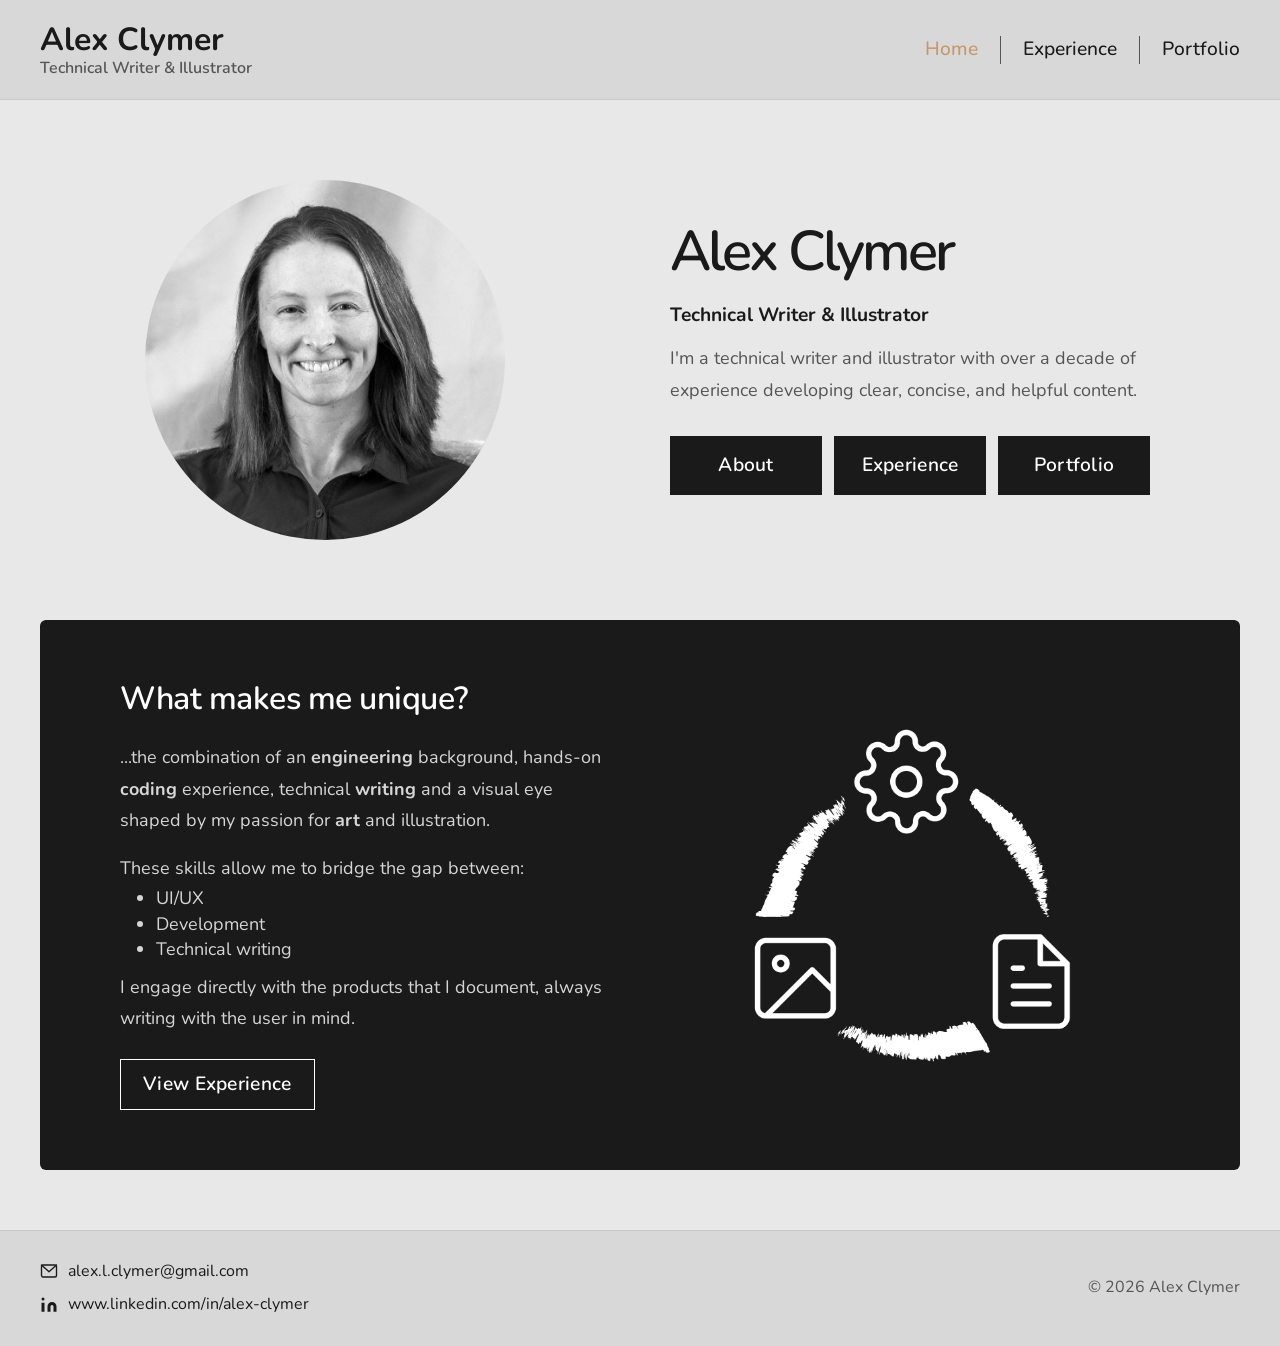
<file: index.html>
<!DOCTYPE html>
<html lang="en">
<head>
  <meta charset="UTF-8" />
  <meta name="viewport" content="width=device-width, initial-scale=1.0" />
  <title>Alex Clymer — Technical Writer &amp; Illustrator</title>
  <link rel="stylesheet" href="styles.css?v=10" />
  <link rel="icon" href="images/favicon.png" type="image/png" />
</head>
<body>

  <!-- ===================== HEADER ===================== -->
  <header>
    <div class="header-logo">
      <a href="index.html">
        <span class="name">Alex Clymer</span>
        <span class="tagline">Technical Writer &amp; Illustrator</span>
      </a>
    </div>

    <button class="nav-toggle" aria-label="Toggle navigation" onclick="document.querySelector('nav').classList.toggle('open')">
      <span></span><span></span><span></span>
    </button>

    <nav>
      <ul>
        <li><a href="index.html" class="active">Home</a></li>
        <li><a href="experience.html">Experience</a></li>
        <li><a href="portfolio.html">Portfolio</a></li>
      </ul>
    </nav>
  </header>

  <main>

    <!-- ===================== HERO ===================== -->
    <section>
      <div class="hero">

        <div class="hero-photo fade-in">
          <img src="images/headshot.jpg" alt="Alex Clymer" />
        </div>

        <div class="hero-text fade-in delay-1">
          <h1>Alex Clymer</h1>
          <p class="subtitle">Technical Writer &amp; Illustrator</p>
          <p class="bio">I'm a technical writer and illustrator with over a decade of experience developing clear, concise, and helpful content.</p>
          <div class="hero-buttons">
            <a href="#unique" class="btn btn-dark">About</a>
            <a href="experience.html" class="btn btn-dark">Experience</a>
            <a href="portfolio.html" class="btn btn-dark">Portfolio</a>
          </div>
        </div>

      </div>
    </section>

    <!-- ===================== WHAT MAKES ME UNIQUE ===================== -->
    <section class="unique-section fade-in" id="unique">

      <div class="unique-left">
        <div class="unique-content">
          <h2>What makes me unique?</h2>
          <div>
            <p>...the combination of an <b>engineering</b> background, hands-on <b>coding</b> experience, technical <b>writing</b> and a visual eye shaped by my passion for <b>art</b> and illustration.
              <p>These skills allow me to bridge the gap between:</p>
              <ul class="unique-list">
                <li>UI/UX</li>
                <li>Development</li>
                <li>Technical writing</li>
              </ul>
            <p>I engage directly with the products that I document, always writing with the user in mind.</p>
          </div>
          <div>
            <a href="experience.html" class="btn btn-outline-white">View Experience</a>
          </div>
        </div>
        <div class="unique-image">
          <img src="images/tech-write-art-white.png" alt="Technical writing illustration" />
        </div>
      </div>

    </section>

  </main>

  <!-- ===================== FOOTER ===================== -->
  <footer>
    <div class="footer-links">
      <a href="mailto:alex.l.clymer@gmail.com" class="footer-link">
        <!-- Envelope icon -->
        <svg viewBox="0 0 24 24" fill="none" stroke="currentColor" stroke-width="1.8" stroke-linecap="round" stroke-linejoin="round">
          <rect x="2" y="4" width="20" height="16" rx="2"/>
          <polyline points="2,4 12,13 22,4"/>
        </svg>
        alex.l.clymer@gmail.com
      </a>
      <a href="https://www.linkedin.com/in/alex-clymer" target="_blank" rel="noopener" class="footer-link">
        <!-- LinkedIn icon -->
        <svg viewBox="0 0 24 24" fill="currentColor">
          <path d="M16 8a6 6 0 0 1 6 6v7h-4v-7a2 2 0 0 0-2-2 2 2 0 0 0-2 2v7h-4v-7a6 6 0 0 1 6-6z"/>
          <rect x="2" y="9" width="4" height="12"/>
          <circle cx="4" cy="4" r="2"/>
        </svg>
        www.linkedin.com/in/alex-clymer
      </a>
    </div>
    <span class="footer-copy">&copy; 2026 Alex Clymer</span>
  </footer>

  <script src="scripts.js"></script>
</body>
</html>
</file>
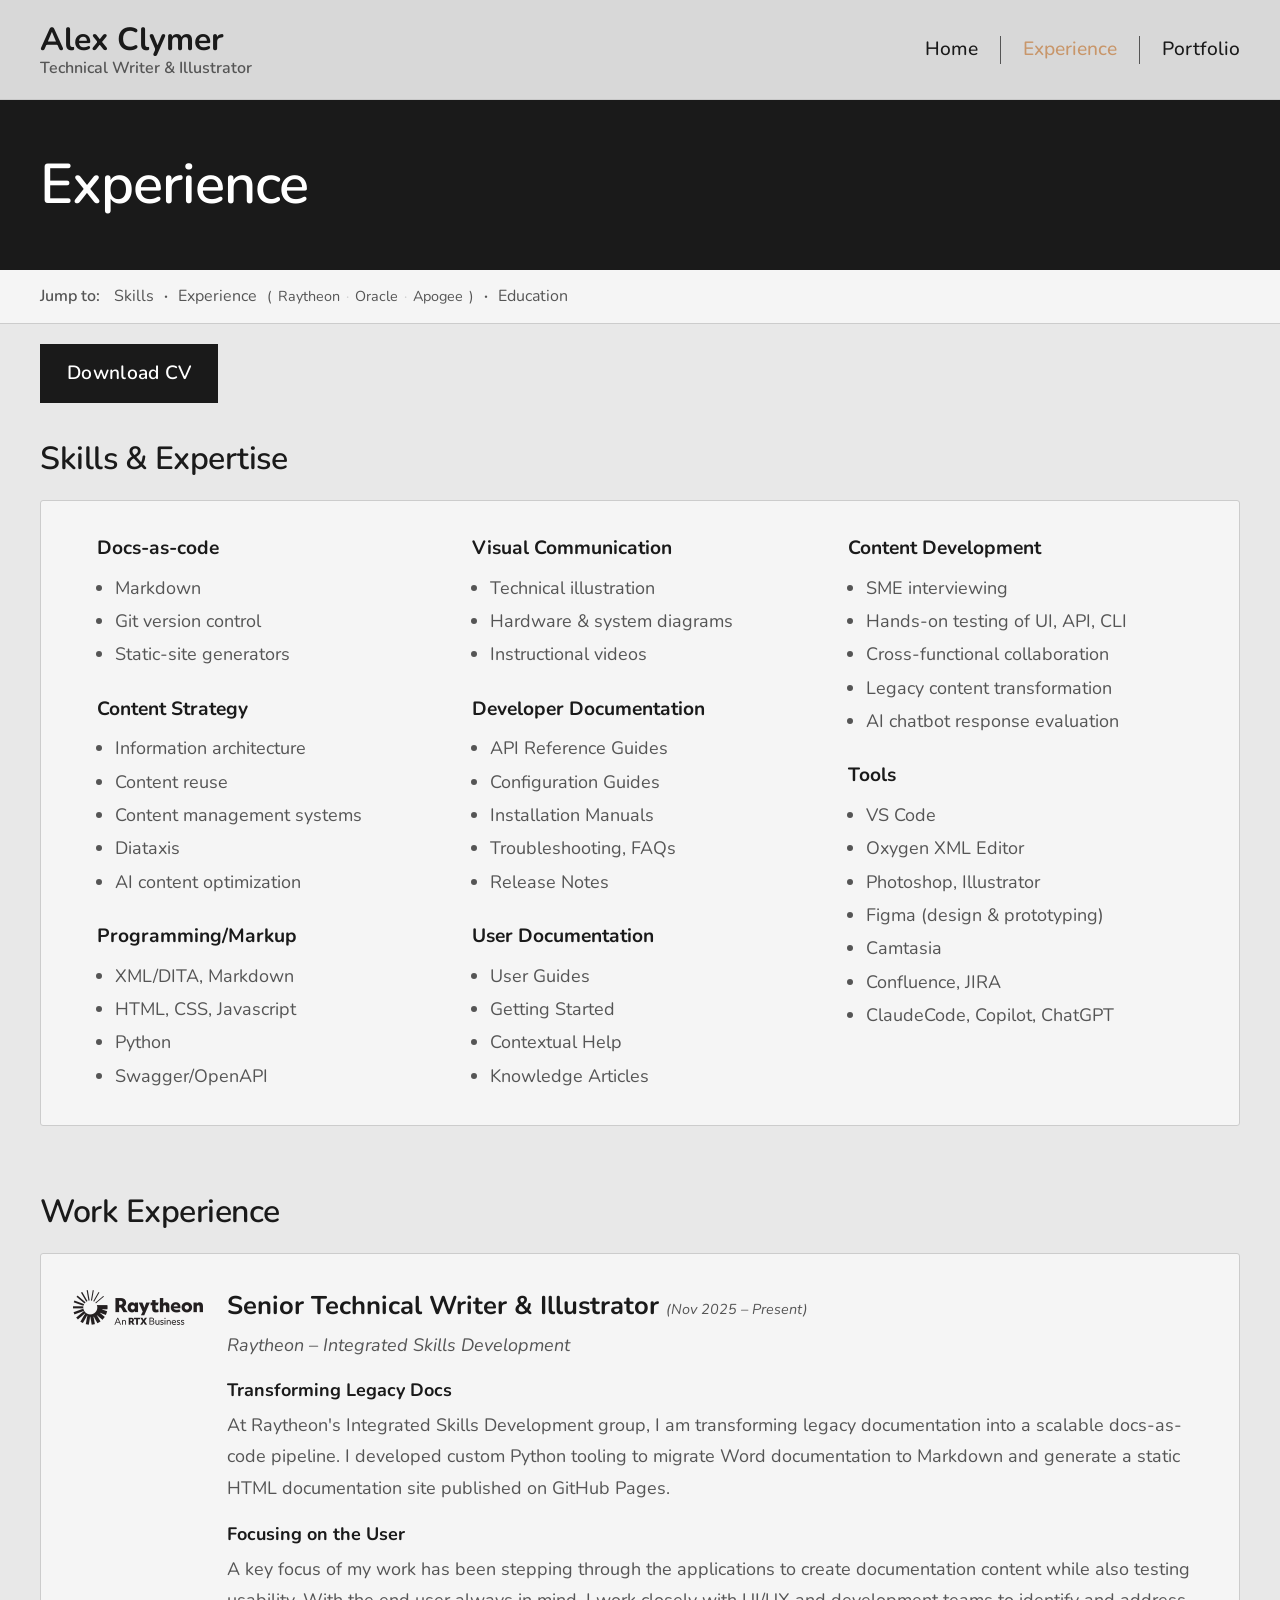
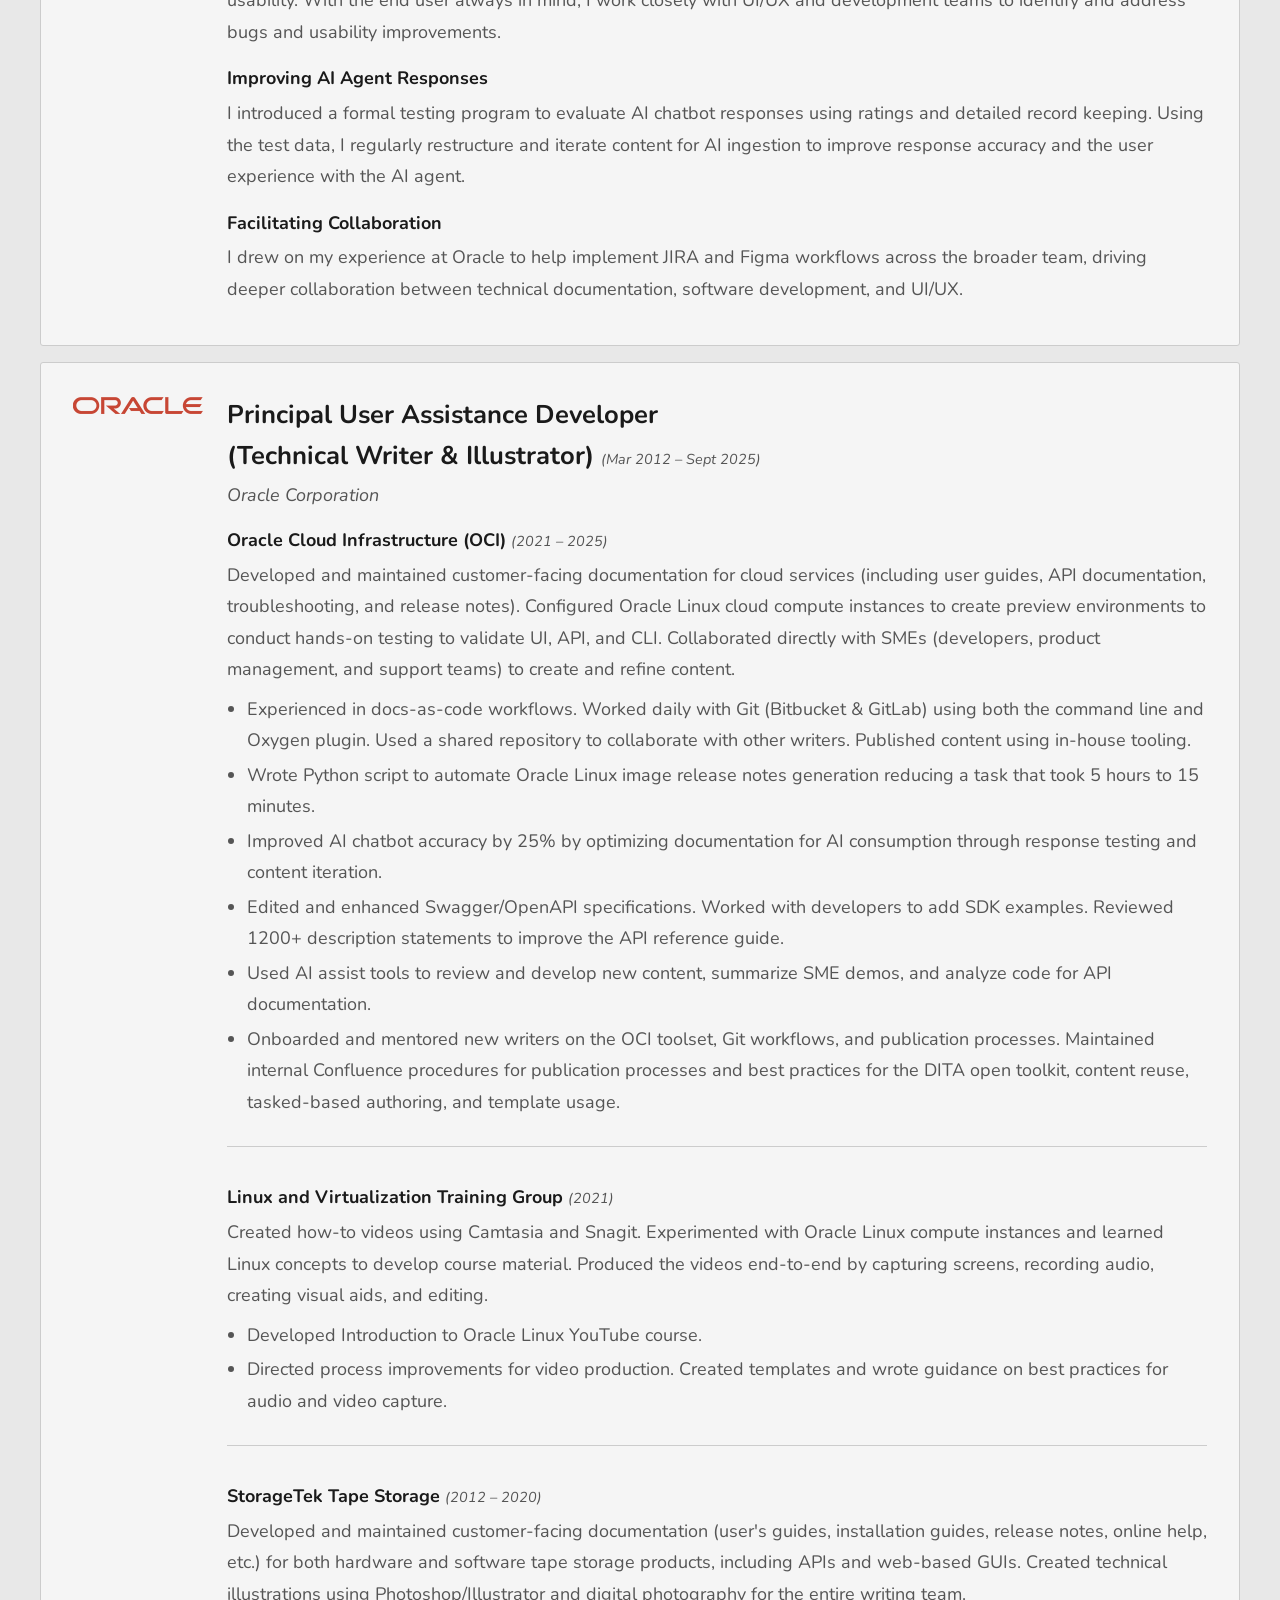
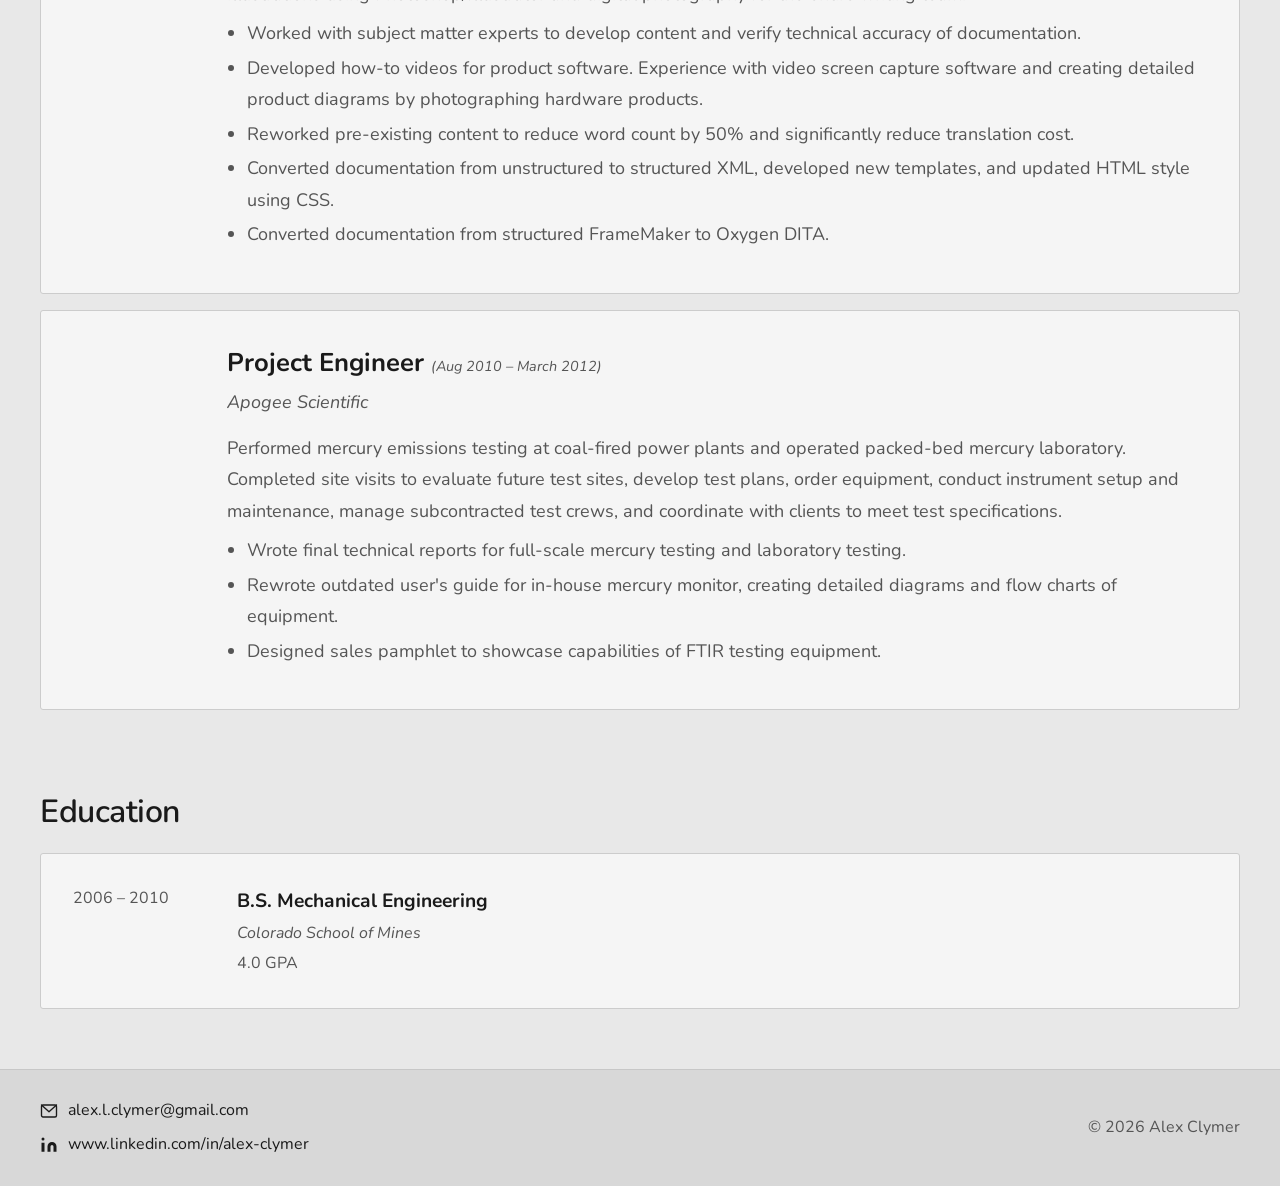
<file: experience.html>
<!DOCTYPE html>
<html lang="en">
<head>
  <meta charset="UTF-8" />
  <meta name="viewport" content="width=device-width, initial-scale=1.0" />
  <title>Experience — Alex Clymer</title>
  <link rel="stylesheet" href="styles.css?v=10" />
  <link rel="icon" href="images/favicon.png" type="image/png" />
</head>
<body>

  <!-- ===================== HEADER ===================== -->
  <header>
    <div class="header-logo">
      <a href="index.html">
        <span class="name">Alex Clymer</span>
        <span class="tagline">Technical Writer &amp; Illustrator</span>
      </a>
    </div>

    <button class="nav-toggle" aria-label="Toggle navigation" onclick="document.querySelector('nav').classList.toggle('open')">
      <span></span><span></span><span></span>
    </button>

    <nav>
      <ul>
        <li><a href="index.html">Home</a></li>
        <li><a href="experience.html" class="active">Experience</a></li>
        <li><a href="portfolio.html">Portfolio</a></li>
      </ul>
    </nav>
  </header>

  <main>

    <!-- ===================== PAGE BANNER ===================== -->
    <div class="page-banner">
      <h1>Experience</h1>
    </div>

    <!-- ===================== JUMP STRIP ===================== -->
    <nav class="jump-strip">
      <span class="jump-label">Jump to:</span>
      <a href="#skills">Skills</a>
      <span class="jump-divider">·</span>
      <a href="#experience">Experience</a>
      <span class="jump-sub-group">
        <span class="jump-sub-paren">(</span>
        <a href="#raytheon" class="jump-sub">Raytheon</a>
        <span class="jump-sub-divider">·</span>
        <a href="#oracle" class="jump-sub">Oracle</a>
        <span class="jump-sub-divider">·</span>
        <a href="#apogee" class="jump-sub">Apogee</a>
        <span class="jump-sub-paren">)</span>
      </span>
      <span class="jump-divider">·</span>
      <a href="#education">Education</a>
    </nav>

    <!-- ===================== RESUME CTA ===================== -->
    <div class="resume-cta-wrap">
      <a href="files/Alexandra-Clymer-Resume.pdf" download class="btn btn-dark">Download CV</a>
    </div>

    <!-- ===================== SKILLS & EXPERTISE ===================== -->
    <section class="section-wrap section-wrap--no-top" id="skills">
      <h2 class="section-title">Skills &amp; Expertise</h2>

      <div class="card skills-card fade-in">
        <div class="skills-grid">

          <!-- Column 1 -->
          <div>
            <div class="skill-group">
              <h3>Docs-as-code</h3>
              <ul>
                <li>Markdown</li>
                <li>Git version control</li>
                <li>Static-site generators</li>
              </ul>
            </div>

            <div class="skill-group">
              <h3>Content Strategy</h3>
              <ul>
                <li>Information architecture</li>
                <li>Content reuse</li>
                <li>Content management systems</li>
                <li>Diataxis</li>
                <li>AI content optimization</li>
              </ul>
            </div>

            <div class="skill-group">
              <h3>Programming/Markup</h3>
              <ul>
                <li>XML/DITA, Markdown</li>
                <li>HTML, CSS, Javascript</li>
                <li>Python</li>
                <li>Swagger/OpenAPI</li>
              </ul>
            </div>
          </div>

          <!-- Column 2 -->
          <div>
            <div class="skill-group">
              <h3>Visual Communication</h3>
              <ul>
                <li>Technical illustration</li>
                <li>Hardware &amp; system diagrams</li>
                <li>Instructional videos</li>
              </ul>
            </div>

            <div class="skill-group">
              <h3>Developer Documentation</h3>
              <ul>
                <li>API Reference Guides</li>
                <li>Configuration Guides</li>
                <li>Installation Manuals</li>
                <li>Troubleshooting, FAQs</li>
                <li>Release Notes</li>
              </ul>
            </div>

            <div class="skill-group">
              <h3>User Documentation</h3>
              <ul>
                <li>User Guides</li>
                <li>Getting Started</li>
                <li>Contextual Help</li>
                <li>Knowledge Articles</li>
              </ul>
            </div>
          </div>

          <!-- Column 3 -->
          <div>
            <div class="skill-group">
              <h3>Content Development</h3>
              <ul>
                <li>SME interviewing</li>
                <li>Hands-on testing of UI, API, CLI</li>
                <li>Cross-functional collaboration</li>
                <li>Legacy content transformation</li>
                <li>AI chatbot response evaluation</li>
              </ul>
            </div>

            <div class="skill-group">
              <h3>Tools</h3>
              <ul>
                <li>VS Code</li>
                <li>Oxygen XML Editor</li>
                <li>Photoshop, Illustrator</li>
                <li>Figma (design &amp; prototyping)</li>
                <li>Camtasia</li>
                <li>Confluence, JIRA</li>
                <li>ClaudeCode, Copilot, ChatGPT</li>
              </ul>
            </div>
          </div>

        </div>
      </div>
    </section>

    <!-- ===================== WORK EXPERIENCE ===================== -->
    <section class="section-wrap section-wrap--no-top" id="experience">
      <h2 class="section-title">Work Experience</h2>

      <!-- Raytheon -->
      <div class="card experience-card fade-in" id="raytheon">
        <div class="experience-entry">
          <div class="experience-logo">
            <img src="images/Raytheon-logo.png" alt="Raytheon" />
          </div>

          <div>
            <div class="experience-role">Senior Technical Writer &amp; Illustrator <span class="experience-subdate">(Nov 2025 – Present)</span></div>
            <div class="experience-org">Raytheon – Integrated Skills Development</div>

            <div class="experience-project-title">Transforming Legacy Docs</div>
            <p class="experience-text">At Raytheon's Integrated Skills Development group, I am transforming legacy documentation into a scalable docs-as-code pipeline. I developed custom Python tooling to migrate Word documentation to Markdown and generate a static HTML documentation site published on GitHub Pages.</p>

            <div class="experience-project-title">Focusing on the User</div>
            <p class="experience-text">A key focus of my work has been stepping through the applications to create documentation content while also testing usability. With the end user always in mind, I work closely with UI/UX and development teams to identify and address bugs and usability improvements.</p>

            <div class="experience-project-title">Improving AI Agent Responses</div>
            <p class="experience-text">I introduced a formal testing program to evaluate AI chatbot responses using ratings and detailed record keeping. Using the test data, I regularly restructure and iterate content for AI ingestion to improve response accuracy and the user experience with the AI agent.</p>

            <div class="experience-project-title">Facilitating Collaboration</div>
            <p class="experience-text">I drew on my experience at Oracle to help implement JIRA and Figma workflows across the broader team, driving deeper collaboration between technical documentation, software development, and UI/UX.</p>
          </div>
        </div>
      </div>

      <!-- Oracle -->
      <div class="card experience-card fade-in" id="oracle">
        <div class="experience-entry">
          <div class="experience-logo">
            <img src="images/Oracle-logo.png" alt="Oracle" />
          </div>

          <div>
            <div class="experience-role">Principal User Assistance Developer<br>(Technical Writer &amp; Illustrator) <span class="experience-subdate">(Mar 2012 – Sept 2025)</span></div>
            <div class="experience-org">Oracle Corporation</div>
            <div class="experience-project-title">Oracle Cloud Infrastructure (OCI) <span class="experience-subdate">(2021 – 2025)</span></div>

            <p class="experience-text">Developed and maintained customer-facing documentation for cloud services (including user guides, API documentation, troubleshooting, and release notes). Configured Oracle Linux cloud compute instances to create preview environments to conduct hands-on testing to validate UI, API, and CLI. Collaborated directly with SMEs (developers, product management, and support teams) to create and refine content.</p>

            <ul class="experience-bullets">
              <li>Experienced in docs-as-code workflows. Worked daily with Git (Bitbucket &amp; GitLab) using both the command line and Oxygen plugin. Used a shared repository to collaborate with other writers. Published content using in-house tooling.</li>
              <li>Wrote Python script to automate Oracle Linux image release notes generation reducing a task that took 5 hours to 15 minutes.</li>
              <li>Improved AI chatbot accuracy by 25% by optimizing documentation for AI consumption through response testing and content iteration.</li>
              <li>Edited and enhanced Swagger/OpenAPI specifications. Worked with developers to add SDK examples. Reviewed 1200+ description statements to improve the API reference guide.</li>
              <li>Used AI assist tools to review and develop new content, summarize SME demos, and analyze code for API documentation.</li>
              <li>Onboarded and mentored new writers on the OCI toolset, Git workflows, and publication processes. Maintained internal Confluence procedures for publication processes and best practices for the DITA open toolkit, content reuse, tasked-based authoring, and template usage.</li>
            </ul>

            <div class="experience-subsection">
              <div class="experience-project-title">Linux and Virtualization Training Group <span class="experience-subdate">(2021)</span></div>
              <p class="experience-text">Created how-to videos using Camtasia and Snagit. Experimented with Oracle Linux compute instances and learned Linux concepts to develop course material. Produced the videos end-to-end by capturing screens, recording audio, creating visual aids, and editing.</p>
              <ul class="experience-bullets">
                <li>Developed Introduction to Oracle Linux YouTube course.</li>
                <li>Directed process improvements for video production. Created templates and wrote guidance on best practices for audio and video capture.</li>
              </ul>
            </div>

            <div class="experience-subsection">
              <div class="experience-project-title">StorageTek Tape Storage <span class="experience-subdate">(2012 – 2020)</span></div>
              <p class="experience-text">Developed and maintained customer-facing documentation (user's guides, installation guides, release notes, online help, etc.) for both hardware and software tape storage products, including APIs and web-based GUIs. Created technical illustrations using Photoshop/Illustrator and digital photography for the entire writing team.</p>
              <ul class="experience-bullets">
                <li>Worked with subject matter experts to develop content and verify technical accuracy of documentation.</li>
                <li>Developed how-to videos for product software. Experience with video screen capture software and creating detailed product diagrams by photographing hardware products.</li>
                <li>Reworked pre-existing content to reduce word count by 50% and significantly reduce translation cost.</li>
                <li>Converted documentation from unstructured to structured XML, developed new templates, and updated HTML style using CSS.</li>
                <li>Converted documentation from structured FrameMaker to Oxygen DITA.</li>
              </ul>
            </div>
          </div>
        </div>
      </div>

      <!-- Apogee Scientific -->
      <div class="card experience-card fade-in" id="apogee">
        <div class="experience-entry">
          <!-- No logo for this entry -->
          <div class="experience-logo"></div>

          <div>
            <div class="experience-role">Project Engineer <span class="experience-subdate">(Aug 2010 – March 2012)</span></div>
            <div class="experience-org">Apogee Scientific</div>

            <p class="experience-text">Performed mercury emissions testing at coal-fired power plants and operated packed-bed mercury laboratory. Completed site visits to evaluate future test sites, develop test plans, order equipment, conduct instrument setup and maintenance, manage subcontracted test crews, and coordinate with clients to meet test specifications.</p>

            <ul class="experience-bullets">
              <li>Wrote final technical reports for full-scale mercury testing and laboratory testing.</li>
              <li>Rewrote outdated user's guide for in-house mercury monitor, creating detailed diagrams and flow charts of equipment.</li>
              <li>Designed sales pamphlet to showcase capabilities of FTIR testing equipment.</li>
            </ul>
          </div>
        </div>
      </div>

    </section>

    <!-- ===================== EDUCATION ===================== -->
    <section class="section-wrap section-wrap--no-top" id="education">
      <h2 class="section-title">Education</h2>

      <div class="card fade-in">
        <div class="education-entry">
          <div class="education-date">2006 – 2010</div>
          <div>
            <div class="education-degree">B.S. Mechanical Engineering</div>
            <div class="education-school">Colorado School of Mines</div>
            <div class="education-gpa">4.0 GPA</div>
          </div>
        </div>
      </div>
    </section>

  </main>

  <!-- ===================== FOOTER ===================== -->
  <footer>
    <div class="footer-links">
      <a href="mailto:alex.l.clymer@gmail.com" class="footer-link">
        <svg viewBox="0 0 24 24" fill="none" stroke="currentColor" stroke-width="1.8" stroke-linecap="round" stroke-linejoin="round">
          <rect x="2" y="4" width="20" height="16" rx="2"/>
          <polyline points="2,4 12,13 22,4"/>
        </svg>
        alex.l.clymer@gmail.com
      </a>
      <a href="https://www.linkedin.com/in/alex-clymer" target="_blank" rel="noopener" class="footer-link">
        <svg viewBox="0 0 24 24" fill="currentColor">
          <path d="M16 8a6 6 0 0 1 6 6v7h-4v-7a2 2 0 0 0-2-2 2 2 0 0 0-2 2v7h-4v-7a6 6 0 0 1 6-6z"/>
          <rect x="2" y="9" width="4" height="12"/>
          <circle cx="4" cy="4" r="2"/>
        </svg>
        www.linkedin.com/in/alex-clymer
      </a>
    </div>
    <span class="footer-copy">&copy; 2026 Alex Clymer</span>
  </footer>

  <script src="scripts.js"></script>
</body>
</html>
</file>
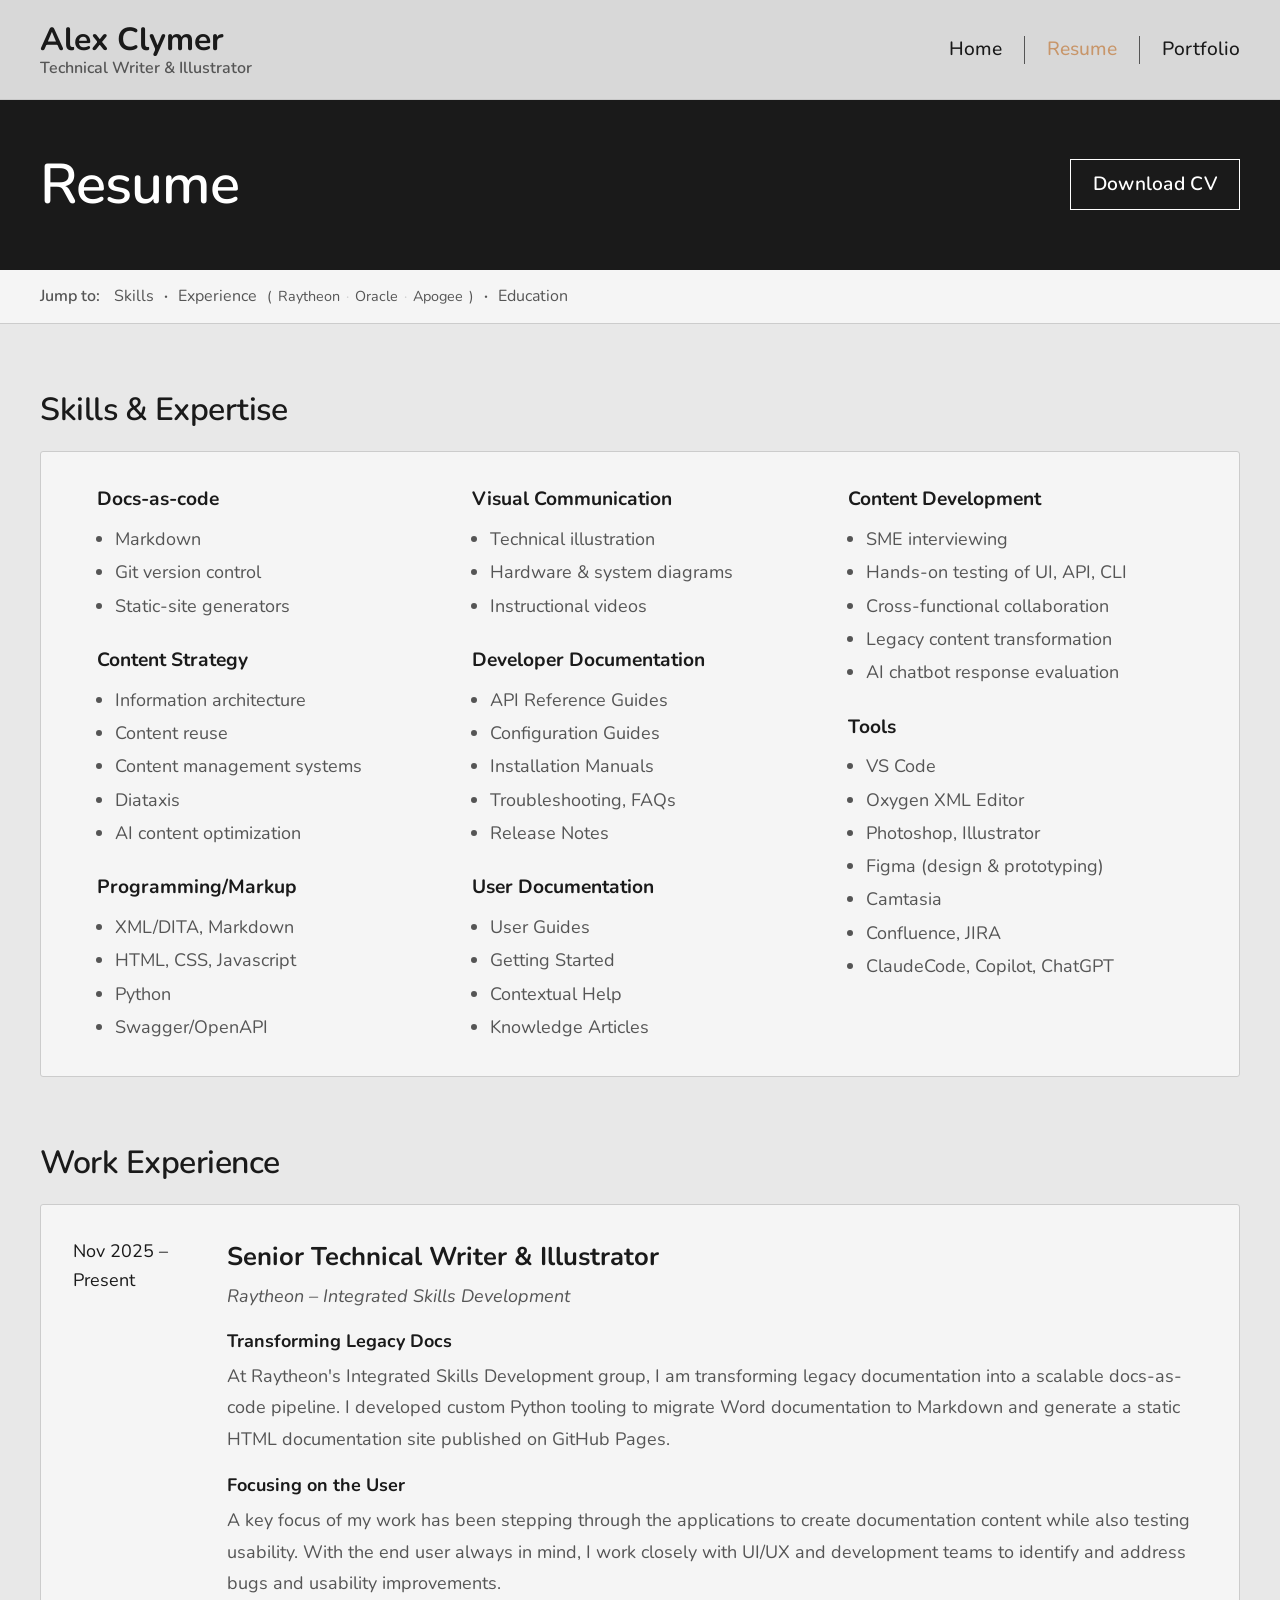
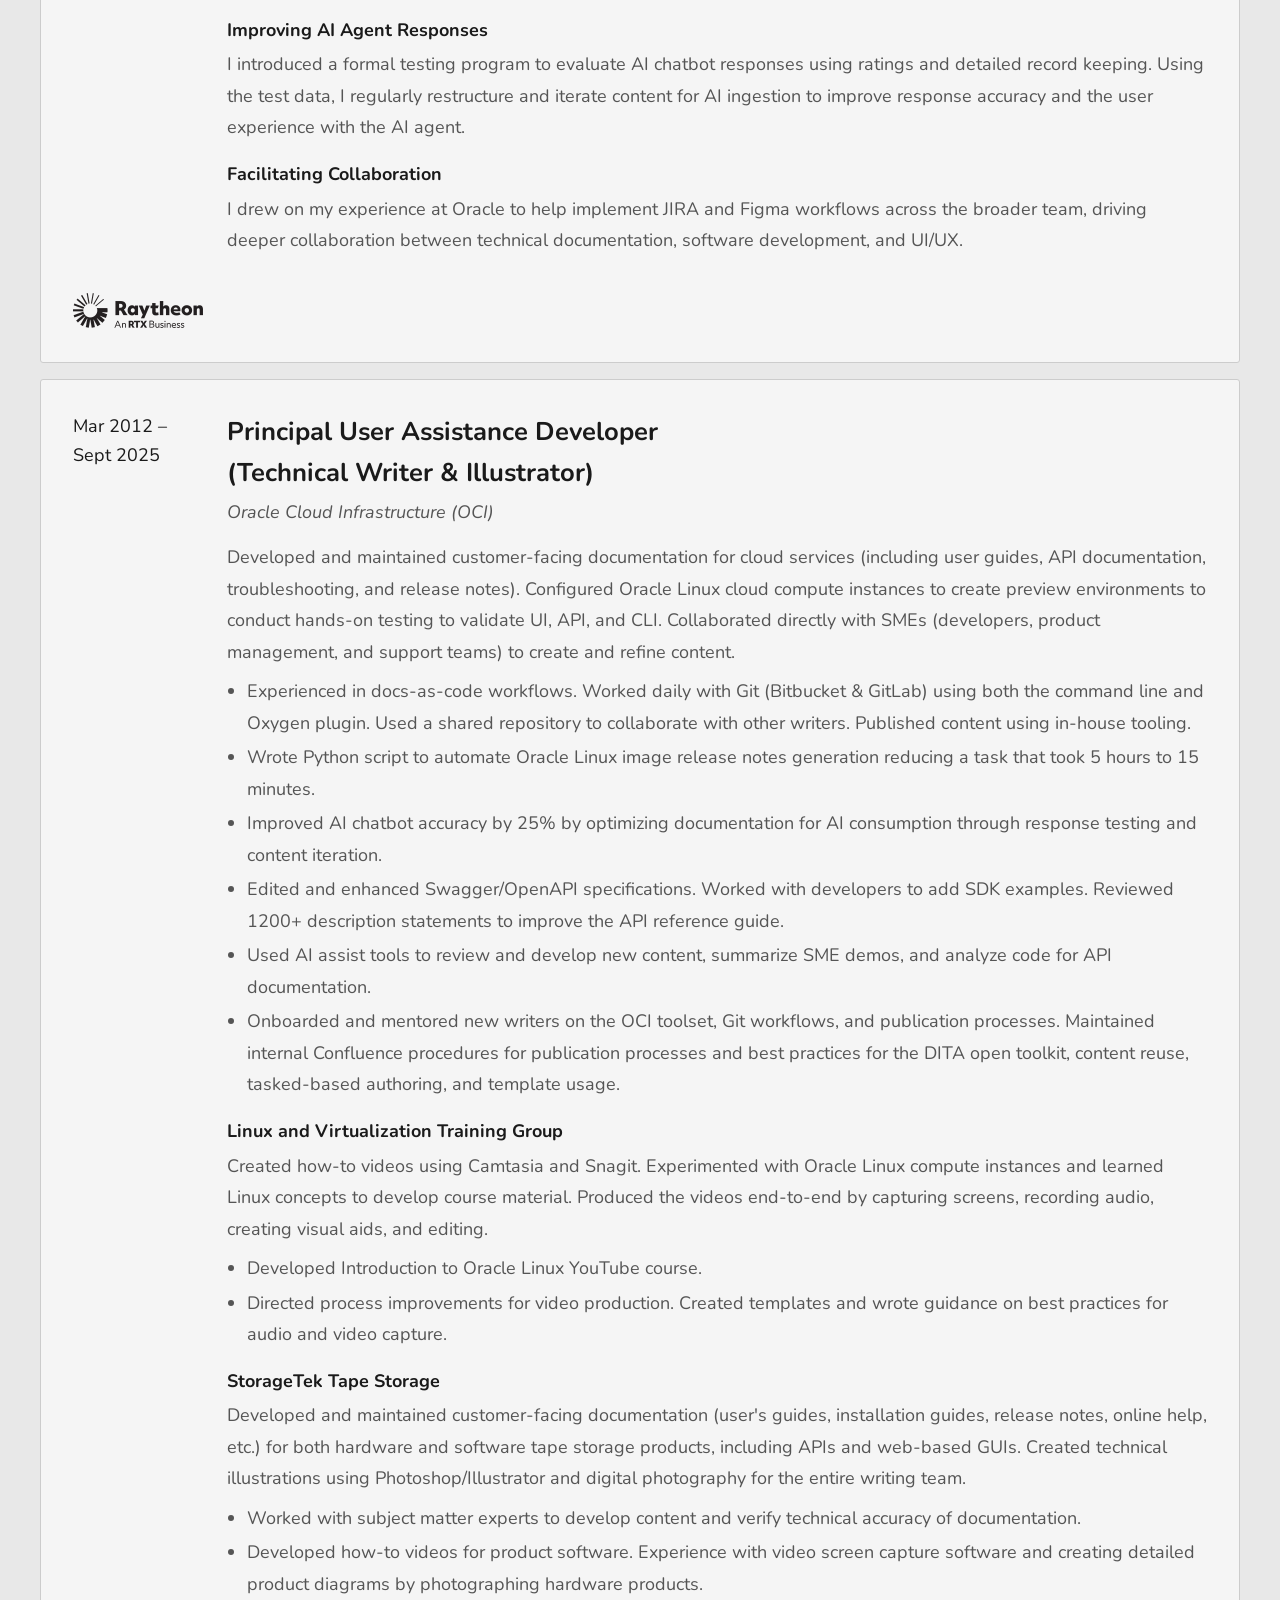
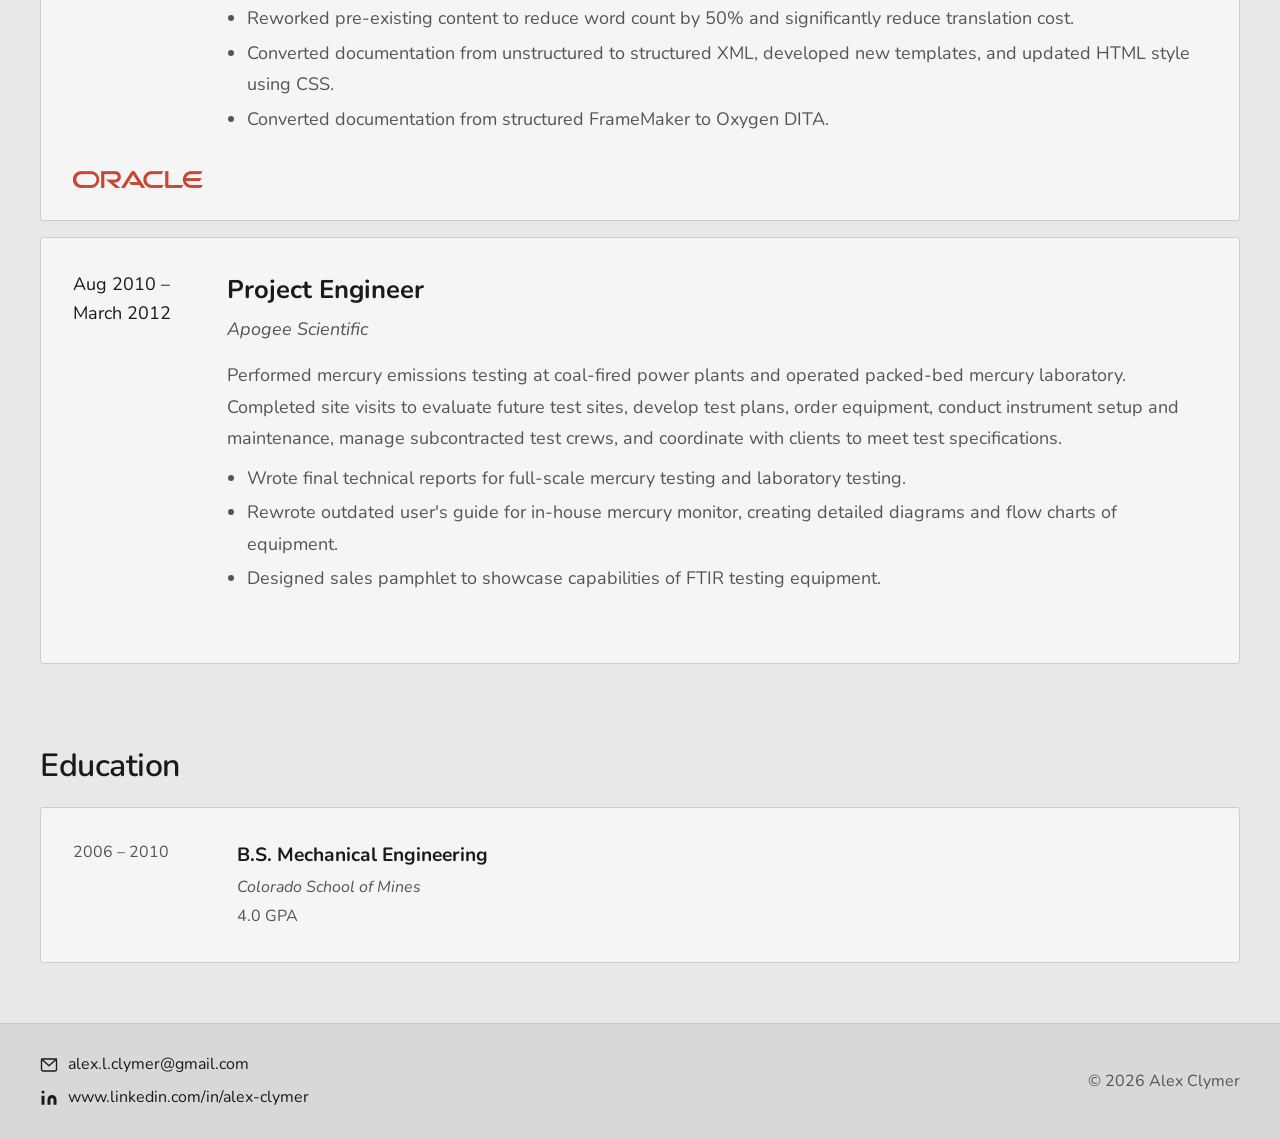
<file: resume.html>
<!DOCTYPE html>
<html lang="en">
<head>
  <meta charset="UTF-8" />
  <meta name="viewport" content="width=device-width, initial-scale=1.0" />
  <title>Resume — Alex Clymer</title>
  <link rel="stylesheet" href="styles.css?v=3" />
  <link rel="icon" href="images/favicon.png" type="image/png" />
</head>
<body>

  <!-- ===================== HEADER ===================== -->
  <header>
    <div class="header-logo">
      <a href="index.html">
        <span class="name">Alex Clymer</span>
        <span class="tagline">Technical Writer &amp; Illustrator</span>
      </a>
    </div>

    <button class="nav-toggle" aria-label="Toggle navigation" onclick="document.querySelector('nav').classList.toggle('open')">
      <span></span><span></span><span></span>
    </button>

    <nav>
      <ul>
        <li><a href="index.html">Home</a></li>
        <li><a href="resume.html" class="active">Resume</a></li>
        <li><a href="portfolio.html">Portfolio</a></li>
      </ul>
    </nav>
  </header>

  <main>

    <!-- ===================== PAGE BANNER ===================== -->
    <div class="page-banner">
      <h1>Resume</h1>
      <a href="files/Alexandra-Clymer-Resume.pdf" download class="btn btn-outline-white">Download CV</a>
    </div>

    <!-- ===================== JUMP STRIP ===================== -->
    <nav class="jump-strip">
      <span class="jump-label">Jump to:</span>
      <a href="#skills">Skills</a>
      <span class="jump-divider">·</span>
      <a href="#experience">Experience</a>
      <span class="jump-sub-group">
        <span class="jump-sub-paren">(</span>
        <a href="#raytheon" class="jump-sub">Raytheon</a>
        <span class="jump-sub-divider">·</span>
        <a href="#oracle" class="jump-sub">Oracle</a>
        <span class="jump-sub-divider">·</span>
        <a href="#apogee" class="jump-sub">Apogee</a>
        <span class="jump-sub-paren">)</span>
      </span>
      <span class="jump-divider">·</span>
      <a href="#education">Education</a>
    </nav>

    <!-- ===================== SKILLS & EXPERTISE ===================== -->
    <section class="section-wrap" id="skills">
      <h2 class="section-title">Skills &amp; Expertise</h2>

      <div class="card skills-card fade-in">
        <div class="skills-grid">

          <!-- Column 1 -->
          <div>
            <div class="skill-group">
              <h3>Docs-as-code</h3>
              <ul>
                <li>Markdown</li>
                <li>Git version control</li>
                <li>Static-site generators</li>
              </ul>
            </div>

            <div class="skill-group">
              <h3>Content Strategy</h3>
              <ul>
                <li>Information architecture</li>
                <li>Content reuse</li>
                <li>Content management systems</li>
                <li>Diataxis</li>
                <li>AI content optimization</li>
              </ul>
            </div>

            <div class="skill-group">
              <h3>Programming/Markup</h3>
              <ul>
                <li>XML/DITA, Markdown</li>
                <li>HTML, CSS, Javascript</li>
                <li>Python</li>
                <li>Swagger/OpenAPI</li>
              </ul>
            </div>
          </div>

          <!-- Column 2 -->
          <div>
            <div class="skill-group">
              <h3>Visual Communication</h3>
              <ul>
                <li>Technical illustration</li>
                <li>Hardware &amp; system diagrams</li>
                <li>Instructional videos</li>
              </ul>
            </div>

            <div class="skill-group">
              <h3>Developer Documentation</h3>
              <ul>
                <li>API Reference Guides</li>
                <li>Configuration Guides</li>
                <li>Installation Manuals</li>
                <li>Troubleshooting, FAQs</li>
                <li>Release Notes</li>
              </ul>
            </div>

            <div class="skill-group">
              <h3>User Documentation</h3>
              <ul>
                <li>User Guides</li>
                <li>Getting Started</li>
                <li>Contextual Help</li>
                <li>Knowledge Articles</li>
              </ul>
            </div>
          </div>

          <!-- Column 3 -->
          <div>
            <div class="skill-group">
              <h3>Content Development</h3>
              <ul>
                <li>SME interviewing</li>
                <li>Hands-on testing of UI, API, CLI</li>
                <li>Cross-functional collaboration</li>
                <li>Legacy content transformation</li>
                <li>AI chatbot response evaluation</li>
              </ul>
            </div>

            <div class="skill-group">
              <h3>Tools</h3>
              <ul>
                <li>VS Code</li>
                <li>Oxygen XML Editor</li>
                <li>Photoshop, Illustrator</li>
                <li>Figma (design &amp; prototyping)</li>
                <li>Camtasia</li>
                <li>Confluence, JIRA</li>
                <li>ClaudeCode, Copilot, ChatGPT</li>
              </ul>
            </div>
          </div>

        </div>
      </div>
    </section>

    <!-- ===================== WORK EXPERIENCE ===================== -->
    <section class="section-wrap section-wrap--no-top" id="experience">
      <h2 class="section-title">Work Experience</h2>

      <!-- Raytheon -->
      <div class="card experience-card fade-in" id="raytheon">
        <div class="experience-entry">
          <div class="experience-date">Nov 2025 –<br>Present</div>

          <div>
            <div class="experience-role">Senior Technical Writer &amp; Illustrator</div>
            <div class="experience-org">Raytheon – Integrated Skills Development</div>

            <div class="experience-project-title">Transforming Legacy Docs</div>
            <p class="experience-text">At Raytheon's Integrated Skills Development group, I am transforming legacy documentation into a scalable docs-as-code pipeline. I developed custom Python tooling to migrate Word documentation to Markdown and generate a static HTML documentation site published on GitHub Pages.</p>

            <div class="experience-project-title">Focusing on the User</div>
            <p class="experience-text">A key focus of my work has been stepping through the applications to create documentation content while also testing usability. With the end user always in mind, I work closely with UI/UX and development teams to identify and address bugs and usability improvements.</p>

            <div class="experience-project-title">Improving AI Agent Responses</div>
            <p class="experience-text">I introduced a formal testing program to evaluate AI chatbot responses using ratings and detailed record keeping. Using the test data, I regularly restructure and iterate content for AI ingestion to improve response accuracy and the user experience with the AI agent.</p>

            <div class="experience-project-title">Facilitating Collaboration</div>
            <p class="experience-text">I drew on my experience at Oracle to help implement JIRA and Figma workflows across the broader team, driving deeper collaboration between technical documentation, software development, and UI/UX.</p>
          </div>

          <div class="experience-logo">
            <img src="images/Raytheon-logo.png" alt="Raytheon" />
          </div>
        </div>
      </div>

      <!-- Oracle -->
      <div class="card experience-card fade-in" id="oracle">
        <div class="experience-entry">
          <div class="experience-date">Mar 2012 –<br>Sept 2025</div>

          <div>
            <div class="experience-role">Principal User Assistance Developer<br>(Technical Writer &amp; Illustrator)</div>
            <div class="experience-org">Oracle Cloud Infrastructure (OCI)</div>

            <p class="experience-text">Developed and maintained customer-facing documentation for cloud services (including user guides, API documentation, troubleshooting, and release notes). Configured Oracle Linux cloud compute instances to create preview environments to conduct hands-on testing to validate UI, API, and CLI. Collaborated directly with SMEs (developers, product management, and support teams) to create and refine content.</p>

            <ul class="experience-bullets">
              <li>Experienced in docs-as-code workflows. Worked daily with Git (Bitbucket &amp; GitLab) using both the command line and Oxygen plugin. Used a shared repository to collaborate with other writers. Published content using in-house tooling.</li>
              <li>Wrote Python script to automate Oracle Linux image release notes generation reducing a task that took 5 hours to 15 minutes.</li>
              <li>Improved AI chatbot accuracy by 25% by optimizing documentation for AI consumption through response testing and content iteration.</li>
              <li>Edited and enhanced Swagger/OpenAPI specifications. Worked with developers to add SDK examples. Reviewed 1200+ description statements to improve the API reference guide.</li>
              <li>Used AI assist tools to review and develop new content, summarize SME demos, and analyze code for API documentation.</li>
              <li>Onboarded and mentored new writers on the OCI toolset, Git workflows, and publication processes. Maintained internal Confluence procedures for publication processes and best practices for the DITA open toolkit, content reuse, tasked-based authoring, and template usage.</li>
            </ul>

            <div class="experience-project-title">Linux and Virtualization Training Group</div>
            <p class="experience-text">Created how-to videos using Camtasia and Snagit. Experimented with Oracle Linux compute instances and learned Linux concepts to develop course material. Produced the videos end-to-end by capturing screens, recording audio, creating visual aids, and editing.</p>
            <ul class="experience-bullets">
              <li>Developed Introduction to Oracle Linux YouTube course.</li>
              <li>Directed process improvements for video production. Created templates and wrote guidance on best practices for audio and video capture.</li>
            </ul>

            <div class="experience-project-title">StorageTek Tape Storage</div>
            <p class="experience-text">Developed and maintained customer-facing documentation (user's guides, installation guides, release notes, online help, etc.) for both hardware and software tape storage products, including APIs and web-based GUIs. Created technical illustrations using Photoshop/Illustrator and digital photography for the entire writing team.</p>
            <ul class="experience-bullets">
              <li>Worked with subject matter experts to develop content and verify technical accuracy of documentation.</li>
              <li>Developed how-to videos for product software. Experience with video screen capture software and creating detailed product diagrams by photographing hardware products.</li>
              <li>Reworked pre-existing content to reduce word count by 50% and significantly reduce translation cost.</li>
              <li>Converted documentation from unstructured to structured XML, developed new templates, and updated HTML style using CSS.</li>
              <li>Converted documentation from structured FrameMaker to Oxygen DITA.</li>
            </ul>
          </div>

          <div class="experience-logo">
            <img src="images/Oracle-logo.png" alt="Oracle" />
          </div>
        </div>
      </div>

      <!-- Apogee Scientific -->
      <div class="card experience-card fade-in" id="apogee">
        <div class="experience-entry">
          <div class="experience-date">Aug 2010 –<br>March 2012</div>

          <div>
            <div class="experience-role">Project Engineer</div>
            <div class="experience-org">Apogee Scientific</div>

            <p class="experience-text">Performed mercury emissions testing at coal-fired power plants and operated packed-bed mercury laboratory. Completed site visits to evaluate future test sites, develop test plans, order equipment, conduct instrument setup and maintenance, manage subcontracted test crews, and coordinate with clients to meet test specifications.</p>

            <ul class="experience-bullets">
              <li>Wrote final technical reports for full-scale mercury testing and laboratory testing.</li>
              <li>Rewrote outdated user's guide for in-house mercury monitor, creating detailed diagrams and flow charts of equipment.</li>
              <li>Designed sales pamphlet to showcase capabilities of FTIR testing equipment.</li>
            </ul>
          </div>

          <!-- No logo for this entry -->
          <div class="experience-logo"></div>
        </div>
      </div>

    </section>

    <!-- ===================== EDUCATION ===================== -->
    <section class="section-wrap section-wrap--no-top" id="education">
      <h2 class="section-title">Education</h2>

      <div class="card fade-in">
        <div class="education-entry">
          <div class="education-date">2006 – 2010</div>
          <div>
            <div class="education-degree">B.S. Mechanical Engineering</div>
            <div class="education-school">Colorado School of Mines</div>
            <div class="education-gpa">4.0 GPA</div>
          </div>
        </div>
      </div>
    </section>

  </main>

  <!-- ===================== FOOTER ===================== -->
  <footer>
    <div class="footer-links">
      <a href="mailto:alex.l.clymer@gmail.com" class="footer-link">
        <svg viewBox="0 0 24 24" fill="none" stroke="currentColor" stroke-width="1.8" stroke-linecap="round" stroke-linejoin="round">
          <rect x="2" y="4" width="20" height="16" rx="2"/>
          <polyline points="2,4 12,13 22,4"/>
        </svg>
        alex.l.clymer@gmail.com
      </a>
      <a href="https://www.linkedin.com/in/alex-clymer" target="_blank" rel="noopener" class="footer-link">
        <svg viewBox="0 0 24 24" fill="currentColor">
          <path d="M16 8a6 6 0 0 1 6 6v7h-4v-7a2 2 0 0 0-2-2 2 2 0 0 0-2 2v7h-4v-7a6 6 0 0 1 6-6z"/>
          <rect x="2" y="9" width="4" height="12"/>
          <circle cx="4" cy="4" r="2"/>
        </svg>
        www.linkedin.com/in/alex-clymer
      </a>
    </div>
    <span class="footer-copy">&copy; 2026 Alex Clymer</span>
  </footer>

  <script src="scripts.js"></script>
</body>
</html>
</file>
<file: styles.css>
/* ============================================================
   ALEX CLYMER — Portfolio Website
   Shared Stylesheet
   ============================================================
   All theme values live in :root below.
   Edit those custom properties to retheme the entire site.
   ============================================================ */

@import url('https://fonts.googleapis.com/css2?family=Nunito:wght@300;400;500;600;700;800;900&display=swap');

/* ============================================================
   CSS CUSTOM PROPERTIES  (edit here to retheme)
   ============================================================ */
:root {
  /* Colors */
  --color-bg:          #e8e8e8;   /* page background */
  --color-header-bg:   #d8d8d8;   /* header & footer background */
  --color-black:       #1a1a1a;   /* buttons, headings, dark sections */
  --color-white:       #ffffff;
  --color-accent:      #c8966a;   /* active nav link amber */
  --color-text:        #1a1a1a;
  --color-text-muted:  #555555;
  --color-card-bg:     #f5f5f5;
  --color-card-border: #cccccc;

  /* Typography */
  --font: 'Avenir Next', 'Avenir', 'Nunito', 'Helvetica Neue', Arial, sans-serif;

  /* Type scale — adjust these to resize text site-wide */
  --text-xs:  0.8rem;    /* dates, metadata, tiny labels  */
  --text-sm:  0.9rem;    /* secondary UI, buttons, footer */
  --text-md:  1.2rem;    /* subheadings (role, degree)    */
  --text-lg:  1.6rem;    /* card/section headings         */
  --text-xl:  2rem;      /* major section titles          */
  --text-2xl: 3.5rem;    /* page h1s                      */

  /* Layout */
  --max-width:      1280px;
  --header-height:  100px;
  --pad-v:          60px;
  --pad-h:          40px;
}

/* ============================================================
   RESET & BASE
   ============================================================ */
*, *::before, *::after { box-sizing: border-box; margin: 0; padding: 0; }

html { scroll-behavior: smooth; }

body {
  font-family: var(--font);
  background-color: var(--color-bg);
  color: var(--color-text);
  font-size: 18px;
  line-height: 1.6;
  min-height: 100vh;
  display: flex;
  flex-direction: column;
}

main { flex: 1; }

a { color: var(--color-text); text-decoration: underline; transition: color 0.2s; }
a:hover { color: var(--color-accent); }

img { max-width: 100%; display: block; }

ul { list-style: none; }

/* ============================================================
   HEADER & NAV
   ============================================================ */
header {
  background-color: var(--color-header-bg);
  height: var(--header-height);
  display: flex;
  align-items: center;
  justify-content: space-between;
  padding: 0 max(var(--pad-h), calc((100% - var(--max-width)) / 2 + var(--pad-h)));
  position: sticky;
  top: 0;
  z-index: 100;
  border-bottom: 1px solid rgba(0,0,0,0.08);
}

.header-logo a {
  text-decoration: none;
  color: var(--color-text);
  line-height: 1.2;
}

.header-logo .name {
  display: block;
  font-size: var(--text-xl);
  font-weight: 700;
}

.header-logo .tagline {
  display: block;
  font-size: 1rem;
  font-weight: 600;
  color: var(--color-text-muted);
}

nav ul {
  display: flex;
  align-items: center;
  gap: 0;
}

nav ul li { display: flex; align-items: center; }

nav ul li + li::before {
  content: '';
  display: block;
  width: 1px;
  height: 28px;
  background-color: var(--color-text-muted);
  margin: 0 22px;
}

nav ul li a {
  text-decoration: none;
  font-size: var(--text-md);
  font-weight: 500;
  color: var(--color-text);
  padding: 4px 0;
  transition: color 0.2s;
}

nav ul li a:hover,
nav ul li a.active { color: var(--color-accent); }

/* Hamburger (mobile) */
.nav-toggle {
  display: none;
  flex-direction: column;
  justify-content: center;
  gap: 5px;
  background: none;
  border: none;
  cursor: pointer;
  padding: 6px;
}

.nav-toggle span {
  display: block;
  width: 24px;
  height: 2px;
  background: var(--color-text);
  border-radius: 2px;
  transition: all 0.3s;
}

/* ============================================================
   PAGE BANNER  (black bar at top of inner pages)
   ============================================================ */
.page-banner {
  background-color: var(--color-black);
  padding: 40px max(var(--pad-h), calc((100% - var(--max-width)) / 2 + var(--pad-h)));
  display: flex;
  align-items: center;
  justify-content: space-between;
}

.page-banner h1 {
  font-size: var(--text-2xl);
  font-weight: 600;
  color: var(--color-white);
  letter-spacing: -1px;
}

/* ============================================================
   RESUME CTA
   ============================================================ */
.resume-cta-wrap {
  max-width: var(--max-width);
  margin: 0 auto;
  padding: 20px var(--pad-h) 30px;
}

/* ============================================================
   JUMP STRIP
   ============================================================ */
.jump-strip {
  display: flex;
  align-items: center;
  flex-wrap: wrap;
  gap: 6px 10px;
  padding: 14px max(var(--pad-h), calc((100% - var(--max-width)) / 2 + var(--pad-h)));
  background-color: var(--color-card-bg);
  border-bottom: 1px solid var(--color-card-border);
  font-size: 1rem;
}

.jump-label {
  font-weight: 600;
  color: var(--color-text-muted);
  margin-right: 4px;
}

.jump-strip a {
  color: var(--color-text-muted);
  text-decoration: none;
  transition: color 0.2s;
}

.jump-strip a:hover {
  color: var(--color-accent);
}

.jump-divider {
  color: var(--color-text-muted);
  font-weight: 700;
}

.jump-sub-group {
  display: inline-flex;
  align-items: center;
  gap: 6px;
}

.jump-sub-paren {
  color: var(--color-text-muted);
  font-size: var(--text-sm);
}

.jump-sub {
  font-size: var(--text-sm);
  color: var(--color-text-muted);
}

.jump-sub:hover { color: var(--color-accent); }

.jump-sub-divider {
  color: var(--color-card-border);
  font-size: var(--text-sm);
}

/* ============================================================
   BUTTONS
   ============================================================ */
.btn {
  display: inline-block;
  padding: 13px 26px;
  font-family: var(--font);
  font-size: var(--text-md);
  font-weight: 600;
  text-decoration: none;
  cursor: pointer;
  border: 1.5px solid transparent;
  transition: background-color 0.2s ease, color 0.2s ease, border-color 0.2s ease;
  letter-spacing: 0.3px;
}

.btn-dark {
  background-color: var(--color-black);
  color: var(--color-white);
  border-color: var(--color-black);
}

.btn-dark:hover {
  background-color: var(--color-accent);
  color: var(--color-black);
  border-color: var(--color-accent);
}

.btn-outline-white {
  background: transparent;
  color: var(--color-white);
  border: 1.5px solid var(--color-white);
  padding: 9px 22px;
}

.btn-outline-white:hover {
  background-color: var(--color-accent);
  border-color: var(--color-accent);
  color: var(--color-black);
}

.btn-icon {
  display: inline-flex;
  align-items: center;
  gap: 8px;
  background: var(--color-black);
  color: var(--color-white);
  padding: 12px 20px;
  text-decoration: none;
  font-size: var(--text-md);
  font-weight: 600;
  border-radius: 4px;
  transition: opacity 0.2s;
}

.btn-icon:hover { color: var(--color-white); opacity: 0.82; }

.btn-icon svg { width: 18px; height: 18px; flex-shrink: 0; }

/* ============================================================
   FOOTER
   ============================================================ */
footer {
  background-color: var(--color-header-bg);
  padding: 28px max(var(--pad-h), calc((100% - var(--max-width)) / 2 + var(--pad-h)));
  display: flex;
  align-items: center;
  justify-content: space-between;
  border-top: 1px solid rgba(0,0,0,0.08);
  margin-top: auto;
}

.footer-links { display: flex; flex-direction: column; gap: 8px; }

.footer-link {
  display: inline-flex;
  align-items: center;
  gap: 10px;
  text-decoration: none;
  color: var(--color-text);
  font-size: 1rem;
  transition: color 0.2s;
}

.footer-link:hover { color: var(--color-accent); }
.footer-link svg { width: 18px; height: 18px; flex-shrink: 0; }

.footer-copy { font-size: 1rem; color: var(--color-text-muted); }

/* ============================================================
   SECTION WRAPPER
   ============================================================ */
.section-wrap {
  max-width: var(--max-width);
  margin: 0 auto;
  padding: var(--pad-v) var(--pad-h);
}

.section-wrap--no-top { padding-top: 0; }

.section-title {
  font-size: var(--text-xl);
  font-weight: 600;
  margin-bottom: 16px;
  letter-spacing: -0.5px;
}


/* Card */
.card {
  background: var(--color-card-bg);
  border: 1px solid var(--color-card-border);
  border-radius: 3px;
}

/* ============================================================
   HOME — HERO
   ============================================================ */
.hero {
  max-width: var(--max-width);
  margin: 0 auto;
  padding: 80px var(--pad-h);
  display: grid;
  grid-template-columns: 1fr 1fr;
  align-items: center;
  gap: 60px;
}

.hero-photo {
  display: flex;
  justify-content: center;
}

.hero-photo img,
.hero-photo .photo-placeholder {
  width: 360px;
  height: 360px;
  border-radius: 50%;
  object-fit: cover;
}

.hero-photo .photo-placeholder {
  background: #c8c8c8;
  display: flex;
  align-items: center;
  justify-content: center;
  color: #888;
  font-size: 0.85rem;
  text-align: center;
  padding: 20px;
}

.hero-text h1 {
  font-size: var(--text-2xl);
  font-weight: 600;
  line-height: 0.95;
  letter-spacing: -3px;
  margin-bottom: 22px;
}

.hero-text .subtitle {
  font-size: var(--text-md);
  font-weight: 700;
  margin-bottom: 12px;
}

.hero-text .bio {
  color: var(--color-text-muted);
  margin-bottom: 30px;
  line-height: 1.75;
  max-width: 480px;
}

.hero-buttons {
  display: flex;
  gap: 12px;
  max-width: 480px;
}

.hero-buttons .btn { flex: 1; text-align: center; }

/* ============================================================
   HOME — WHAT MAKES ME UNIQUE
   ============================================================ */
.unique-section {
  max-width: calc(var(--max-width) - 2 * var(--pad-h));
  margin: 0 auto var(--pad-v);
  border-radius: 6px;
  overflow: hidden;
}

.unique-left {
  background-color: var(--color-black);
  color: var(--color-white);
  padding: 60px 80px;
  display: grid;
  grid-template-columns: 1fr 1fr;
  align-items: center;
  gap: 60px;
}

.unique-content {
  display: flex;
  flex-direction: column;
  gap: 24px;
}

.unique-left h2 {
  font-size: var(--text-xl);
  font-weight: 600;
  line-height: 1.2;
  letter-spacing: -0.5px;
}

.unique-left p {
  line-height: 1.75;
  color: rgba(255,255,255,0.82);
}

.unique-left p + p { margin-top: 16px; }

.unique-list {
  list-style: disc;
  padding-left: 36px;
  margin: 2px 0 10px;
}

.unique-list li {
  color: rgba(255,255,255,0.82);
  line-height: 1.4;
}

.unique-image {
  display: flex;
  align-items: center;
  justify-content: center;
}

.unique-image img {
  width: 340px;
  max-width: 100%;
  height: auto;
}

/* ============================================================
   RESUME — SKILLS GRID
   ============================================================ */
.skills-card {
  padding: 32px 56px;
}

.skills-grid {
  display: grid;
  grid-template-columns: repeat(3, 1fr);
  gap: 28px 40px;
}

.skill-group h3 {
  font-size: var(--text-md);
  font-weight: 700;
  margin-bottom: 8px;
  color: var(--color-text);
}

.skill-group + .skill-group { margin-top: 22px; }

.skill-group ul { list-style: disc; padding-left: 18px; }

.skill-group ul li {
  line-height: 1.85;
  color: var(--color-text-muted);
}

.experience-card { margin-bottom: 16px; }

/* ============================================================
   RESUME — WORK EXPERIENCE
   ============================================================ */
.experience-entry {
  display: grid;
  grid-template-columns: 130px 1fr;
  gap: 24px;
  padding: 32px;
}

.experience-role {
  font-size: var(--text-lg);
  font-weight: 700;
  margin-bottom: 4px;
}

.experience-org {
  font-style: italic;
  color: var(--color-text-muted);
  margin-bottom: 16px;
}

.experience-project-title {
  font-weight: 700;
  margin-top: 16px;
  margin-bottom: 5px;
}

.experience-text {
  line-height: 1.75;
  color: var(--color-text-muted);
  margin-bottom: 8px;
}

.experience-subsection {
  border-top: 1px solid var(--color-card-border);
  margin-top: 28px;
  padding-top: 20px;
}

.experience-subdate {
  font-weight: 400;
  font-style: italic;
  color: var(--color-text-muted);
  font-size: var(--text-sm);
}

.experience-bullets { list-style: disc; padding-left: 20px; margin-bottom: 10px; }

.experience-bullets li {
  line-height: 1.75;
  color: var(--color-text-muted);
  margin-bottom: 3px;
}

.experience-logo {
  display: flex;
  align-items: flex-start;
  justify-content: flex-start;
  padding-top: 2px;
}

.experience-logo img { max-width: 130px; max-height: 55px; object-fit: contain; }

.logo-placeholder {
  width: 120px;
  height: 48px;
  background: #ddd;
  border-radius: 4px;
  display: flex;
  align-items: center;
  justify-content: center;
  font-size: 0.72rem;
  color: #888;
  text-align: center;
  padding: 4px;
}

/* ============================================================
   RESUME — EDUCATION
   ============================================================ */
.education-entry {
  display: grid;
  grid-template-columns: 140px 1fr;
  gap: 24px;
  padding: 32px;
}

.education-date { font-size: 1rem; color: var(--color-text-muted); }

.education-degree { font-size: var(--text-md); font-weight: 700; margin-bottom: 4px; }

.education-school {
  font-size: 1rem;
  font-style: italic;
  color: var(--color-text-muted);
  margin-bottom: 4px;
}

.education-gpa { font-size: 1rem; color: var(--color-text-muted); }

/* ============================================================
   PORTFOLIO
   ============================================================ */
.portfolio-entry {
  padding: 40px;
  margin-bottom: 20px;
}

.portfolio-header {
  display: flex;
  align-items: center;
  gap: 14px;
  margin-bottom: 22px;
}

.portfolio-header h2 { font-size: var(--text-lg); font-weight: 600; }
.portfolio-header svg { width: 32px; height: 32px; flex-shrink: 0; }
.portfolio-header-icon { width: 32px; height: 32px; flex-shrink: 0; object-fit: contain; }

.portfolio-body {
  display: grid;
  grid-template-columns: 1fr 1fr;
  gap: 30px;
  align-items: start;
}

.portfolio-desc {
  line-height: 1.75;
  color: var(--color-text-muted);
  margin-bottom: 18px;
}

.portfolio-links-label { font-weight: 700; margin-bottom: 8px; }
.portfolio-links-label a { font-weight: 400; }

.portfolio-links-list { list-style: disc; padding-left: 18px; }

.portfolio-links-list li { line-height: 1.85; }

.portfolio-sidebar {
  background: var(--color-card-bg);
  border: 1px solid var(--color-card-border);
  border-radius: 3px;
  padding: 24px;
}

.sidebar-heading {
  display: flex;
  align-items: center;
  gap: 10px;
  font-weight: 700;
  margin-bottom: 16px;
}

.sidebar-heading svg { width: 20px; height: 20px; flex-shrink: 0; }

.sidebar-list { list-style: disc; padding-left: 18px; margin-bottom: 14px; }

.sidebar-list li { line-height: 1.9; }

.sidebar-text { color: var(--color-text-muted); margin-bottom: 14px; }

.sidebar-footer { color: var(--color-text-muted); }

.youtube-embed {
  width: 100%;
  aspect-ratio: 16 / 9;
  border: none;
  border-radius: 3px;
}

/* YouTube thumbnail link (replaces iframe when embedding is disabled) */
.youtube-thumb-link {
  display: block;
  position: relative;
  width: 100%;
  aspect-ratio: 16 / 9;
  border-radius: 3px;
  overflow: hidden;
  background: #000;
}
.youtube-thumb-img {
  width: 100%;
  height: 100%;
  object-fit: cover;
  display: block;
  transition: opacity 0.2s ease;
}
.youtube-thumb-link:hover .youtube-thumb-img {
  opacity: 0.85;
}
.youtube-play-btn {
  position: absolute;
  inset: 0;
  display: flex;
  align-items: center;
  justify-content: center;
  pointer-events: none;
}
.youtube-play-btn svg {
  filter: drop-shadow(0 2px 6px rgba(0,0,0,0.4));
  transition: transform 0.15s ease;
}
.youtube-thumb-link:hover .youtube-play-btn svg {
  transform: scale(1.1);
}

/* ============================================================
   CONTACT
   ============================================================ */
.contact-layout {
  max-width: var(--max-width);
  margin: 0 auto;
  padding: 80px var(--pad-h);
  display: grid;
  grid-template-columns: 1fr 1.2fr;
  gap: 80px;
  align-items: start;
}

.contact-info h1 { font-size: var(--text-xl); font-weight: 600; margin-bottom: 10px; letter-spacing: -1px; }

.contact-tagline { font-size: 0.95rem; color: var(--color-text-muted); margin-bottom: 30px; }

.contact-detail {
  display: flex;
  align-items: center;
  gap: 12px;
  margin-bottom: 12px;
  font-size: 0.9rem;
  text-decoration: none;
  color: var(--color-text);
  transition: color 0.2s;
}

.contact-detail:hover { color: var(--color-accent); }
.contact-detail svg { width: 20px; height: 20px; flex-shrink: 0; }

.contact-form { display: flex; flex-direction: column; gap: 16px; }

.form-row { display: grid; grid-template-columns: 1fr 1fr; gap: 16px; }

.form-group { display: flex; flex-direction: column; gap: 6px; }

.form-group label { font-size: 0.84rem; font-weight: 500; }

.required { color: #bb0000; margin-left: 2px; }

.form-group input,
.form-group textarea {
  padding: 11px 14px;
  border: 1.5px solid var(--color-card-border);
  background: var(--color-white);
  font-family: var(--font);
  font-size: 0.9rem;
  border-radius: 2px;
  outline: none;
  transition: border-color 0.2s;
  color: var(--color-text);
}

.form-group input:focus,
.form-group textarea:focus { border-color: var(--color-accent); }

.form-group textarea { resize: vertical; min-height: 160px; }

.btn-submit {
  padding: 14px;
  background: var(--color-black);
  color: var(--color-white);
  font-family: var(--font);
  font-size: 1rem;
  font-weight: 600;
  border: none;
  cursor: pointer;
  transition: opacity 0.2s;
  letter-spacing: 0.3px;
}

.btn-submit:hover { opacity: 0.8; }

/* ============================================================
   FADE-IN ANIMATIONS
   ============================================================ */
.fade-in {
  opacity: 0;
  transform: translateY(36px);
  transition: opacity 0.85s ease, transform 0.85s ease;
}

.fade-in.is-visible {
  opacity: 1;
  transform: translateY(0);
}

.fade-in.delay-1 { transition-delay: 0.1s; }
.fade-in.delay-2 { transition-delay: 0.2s; }
.fade-in.delay-3 { transition-delay: 0.3s; }

/* ============================================================
   RESPONSIVE
   ============================================================ */
@media (max-width: 900px) {
  .hero {
    grid-template-columns: 1fr;
    text-align: center;
    gap: 40px;
    padding: 60px 30px;
  }
  .hero-text h1 { font-size: 2.6rem; }
  .hero-text .bio { max-width: 100%; }
  .hero-buttons { justify-content: center; }
  .hero-photo { justify-content: center; }

  .unique-left { grid-template-columns: 1fr; text-align: center; }
  .unique-image img { width: 200px; }

  .skills-grid { grid-template-columns: 1fr 1fr; }

  .experience-entry { grid-template-columns: 1fr; gap: 12px; }

  .education-entry { grid-template-columns: 1fr; gap: 8px; }

  .portfolio-body { grid-template-columns: 1fr; }

  .contact-layout { grid-template-columns: 1fr; gap: 40px; padding: 60px 30px; }
}

@media (max-width: 600px) {
  :root { --pad-h: 20px; --pad-v: 40px; }

  header { padding: 0 20px; }

  nav {
    display: none;
    position: absolute;
    top: var(--header-height);
    left: 0; right: 0;
    background: var(--color-header-bg);
    padding: 20px;
    box-shadow: 0 4px 12px rgba(0,0,0,0.12);
  }

  nav.open { display: block; }

  nav ul { flex-direction: column; align-items: flex-start; gap: 14px; }
  nav ul li + li::before { display: none; }

  .nav-toggle { display: flex; }

  .page-banner h1 { font-size: 2.6rem; }
  .page-banner { padding: 30px var(--pad-h); }

  .skills-grid { grid-template-columns: 1fr; }

  .experience-entry { padding: 20px; }
  .education-entry { padding: 20px; }
  .portfolio-entry { padding: 24px; }
  .skills-card { padding: 20px; }

  footer { flex-direction: column; gap: 16px; align-items: flex-start; padding: 24px 20px; }

  .form-row { grid-template-columns: 1fr; }
}
</file>
